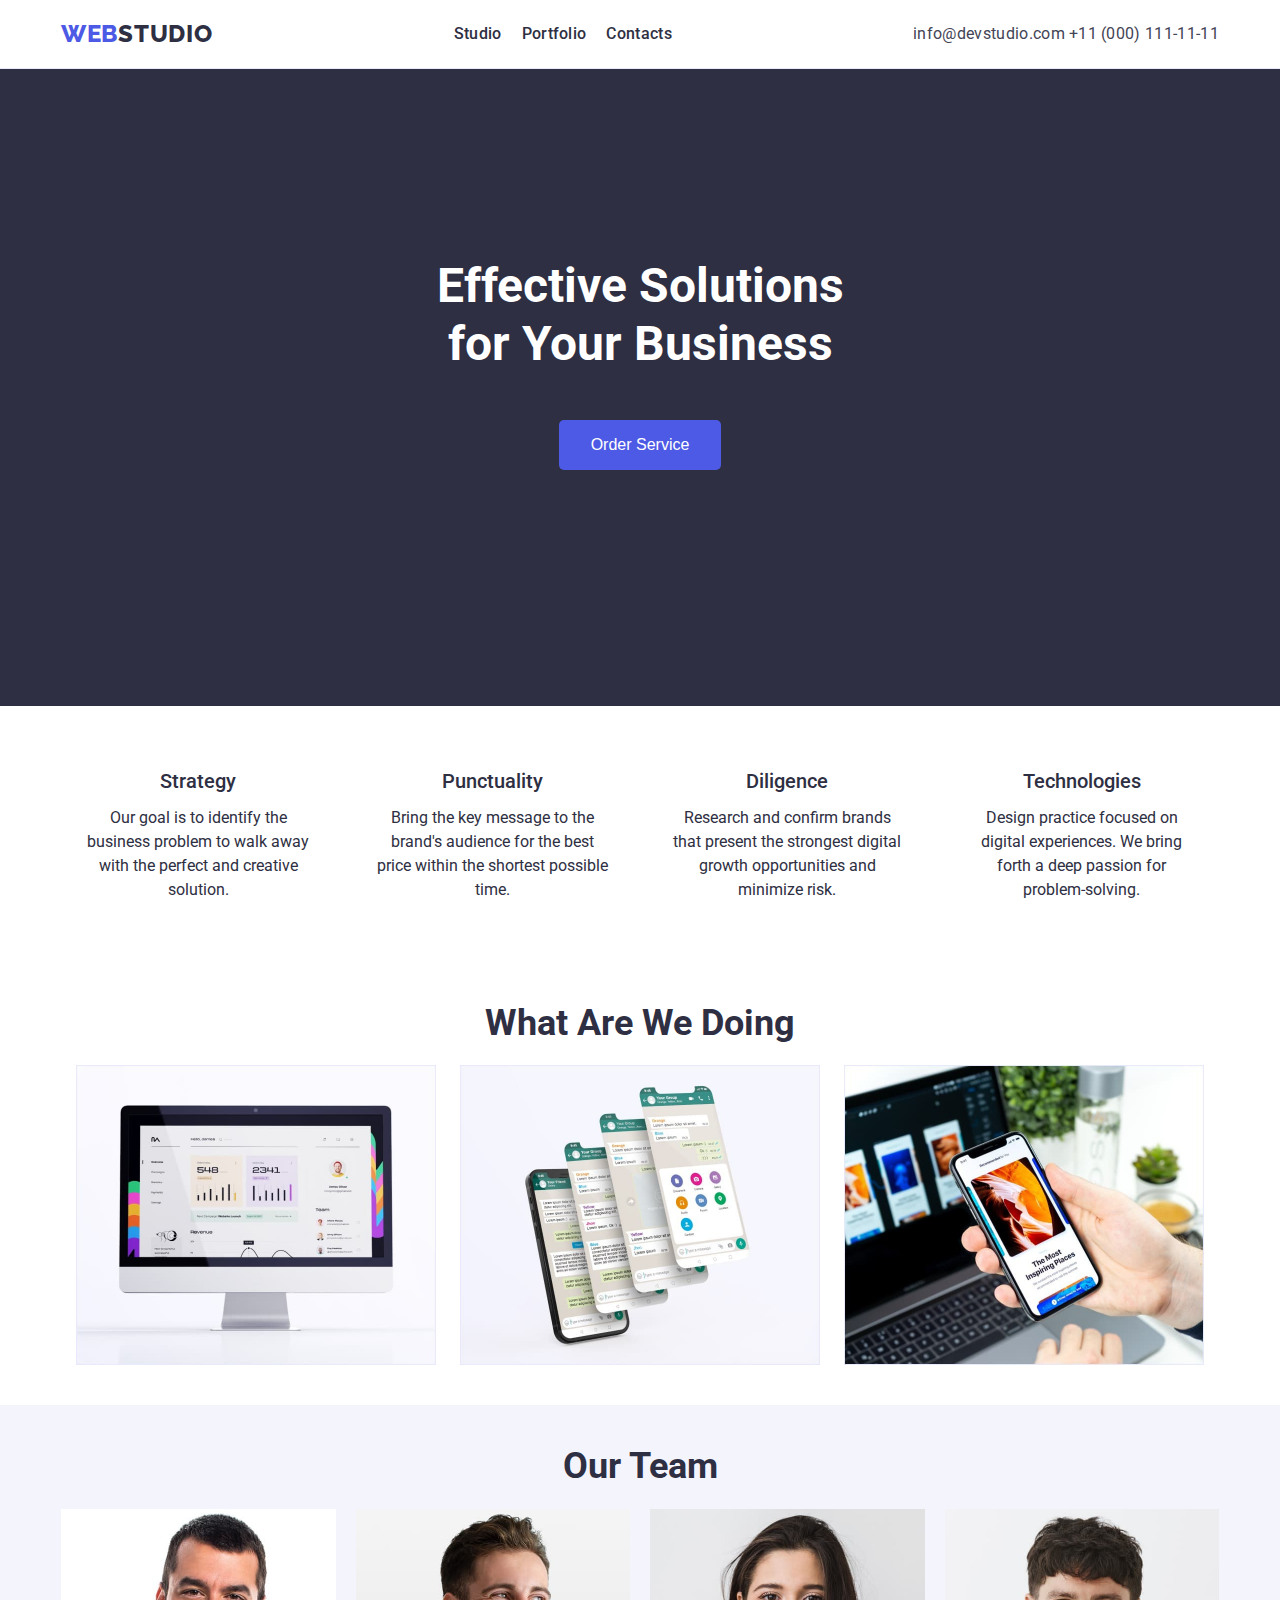
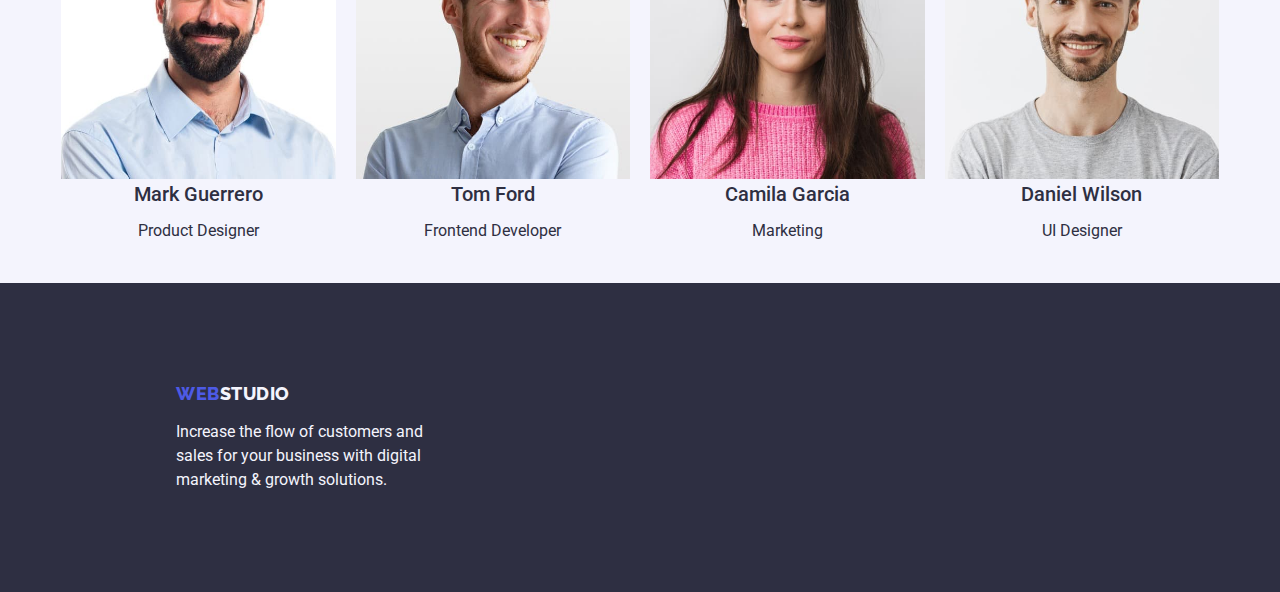
<file: index.html>
<!doctype html>
<html lang="en">

<head>
  <meta charset="utf-8" />
  <meta name="description" content="Effective Solutions for Your Business" />

  <link rel="preconnect" href="https://fonts.googleapis.com">
  <link rel="preconnect" href="https://fonts.gstatic.com" crossorigin>
  <link
    href="https://fonts.googleapis.com/css2?family=Roboto:ital,wght@0,100;0,300;0,400;0,500;0,700;0,900;1,100;1,300;1,400;1,500;1,700;1,900&display=swap"
    rel="stylesheet">

  <link rel="preconnect" href="https://fonts.googleapis.com">
  <link rel="preconnect" href="https://fonts.gstatic.com" crossorigin>
  <link
    href="https://fonts.googleapis.com/css2?family=Raleway:ital,wght@0,100..900;1,100..900&family=Roboto:ital,wght@0,100;0,300;0,400;0,500;0,700;0,900;1,100;1,300;1,400;1,500;1,700;1,900&display=swap"
    rel="stylesheet">

  <link rel="stylesheet" href="https://cdnjs.cloudflare.com/ajax/libs/modern-normalize/2.0.0/modern-normalize.min.css"
    integrity="sha512-4xo8blKMVCiXpTaLzQSLSw3KFOVPWhm/TRtuPVc4WG6kUgjH6J03IBuG7JZPkcWMxJ5huwaBpOpnwYElP/m6wg=="
    crossorigin="anonymous" referrerpolicy="no-referrer" />

  <link rel="stylesheet" href="style.css" />
  <title>WEB STUDIO - Main page</title>
</head>

<body>
  <header class="page-header">
    <div class="container header-content">
      <a href="index.html" class="logo link">
        <span class="logo-blue">WEB</span><span class="logo-black">STUDIO</span>
      </a>
      <nav>
        <ul class="page-nav">
          <li><a href="index.html" class="link">Studio</a></li>
          <li><a href="portfolio.html" class="link">Portfolio</a></li>
          <li><a href="#contacts" class="link">Contacts</a></li>
        </ul>
      </nav>
      <div class="contact-info">
        <a class="info-nav link" href="mailto:info@devstudio.com">info@devstudio.com</a>
        <a class="info-nav link" href="tel:+110001111111">+11 (000) 111-11-11</a>
      </div>
    </div>
  </header>

  <main>
    <div class="hero-section">
      <div class="container">
        <div class="content">
          <h1 class="t56">Effective Solutions<br>for Your Business</h1>
          <button class="order-button">Order Service</button>
        </div>
      </div>
    </div>

    <div class="features-section">
      <div class="container">
        <h2 class="visually-hidden">Our Features</h2>
        <ul class="feature-list">
          <li class="feature-item">
            <h3 class="t20">Strategy</h3>
            <p class="t16">
              Our goal is to identify the business problem to walk away with the
              perfect and creative solution.
            </p>
          </li>
          <li class="feature-item">
            <h3 class="t20">Punctuality</h3>
            <p class="t16">
              Bring the key message to the brand's audience for the best
              price within the shortest possible time.
            </p>
          </li>
          <li class="feature-item">
            <h3 class="t20">Diligence</h3>
            <p class="t16">
              Research and confirm brands that
              present the strongest digital growth opportunities and minimize
              risk.
            </p>
          </li>
          <li class="feature-item">
            <h3 class="t20">Technologies</h3>
            <p class="t16">
              Design practice focused on
              digital experiences. We bring forth a deep passion for
              problem-solving.
            </p>
          </li>
        </ul>
      </div>
    </div>

    <section>
      <div class="container what-are-we-doing">
        <h2 class="t36">What Are We Doing</h2>
        <ul class="project-list">
          <li class="project-item">
            <img src="images/1_Monitor.jpg" alt="Project 1" />
          </li>
          <li class="project-item">
            <img src="images/2_Handy.jpg" alt="Project 2" />
          </li>
          <li class="project-item">
            <img src="images/3_Aplication.jpg" alt="Project 3" />
          </li>
        </ul>
      </div>
    </section>
    <section class="section our-team">
      <div class="container">
        <h2 class="t36">Our Team</h2>
        <ul class="team-list">
          <li class="team-item">
            <img src="images/1_team.jpg" alt="Mark Guerrero" />
            <h3 class="t20">Mark Guerrero</h3>
            <p class="t16">Product Designer</p>
          </li>
          <li class="team-item">
            <img src="images/2_team.jpg" alt="Tom Ford" />
            <h3 class="t20">Tom Ford</h3>
            <p class="t16">Frontend Developer</p>
          </li>
          <li class="team-item">
            <img src="images/3_team.jpg" alt="Camila Garcia" />
            <h3 class="t20">Camila Garcia</h3>
            <p class="t16">Marketing</p>
          </li>
          <li class="team-item">
            <img src="images/4_team.jpg" alt="Daniel Wilson" />
            <h3 class="t20">Daniel Wilson</h3>
            <p class="t16">UI Designer</p>
          </li>
        </ul>
      </div>
    </section>

  </main>

  <footer class="footer-background">
    <div class="container footer-content">
      <a href="index.html" class="logo link">
        <span class="logo-blue">WEB</span><span class="logo-black cloud-color">STUDIO</span>
      </a>
      <p class="footer-text t16 cloud-color">
        Increase the flow of customers and sales for your business with digital marketing & growth solutions.
      </p>
    </div>
  </footer>
  
</body>

</html>
</file>
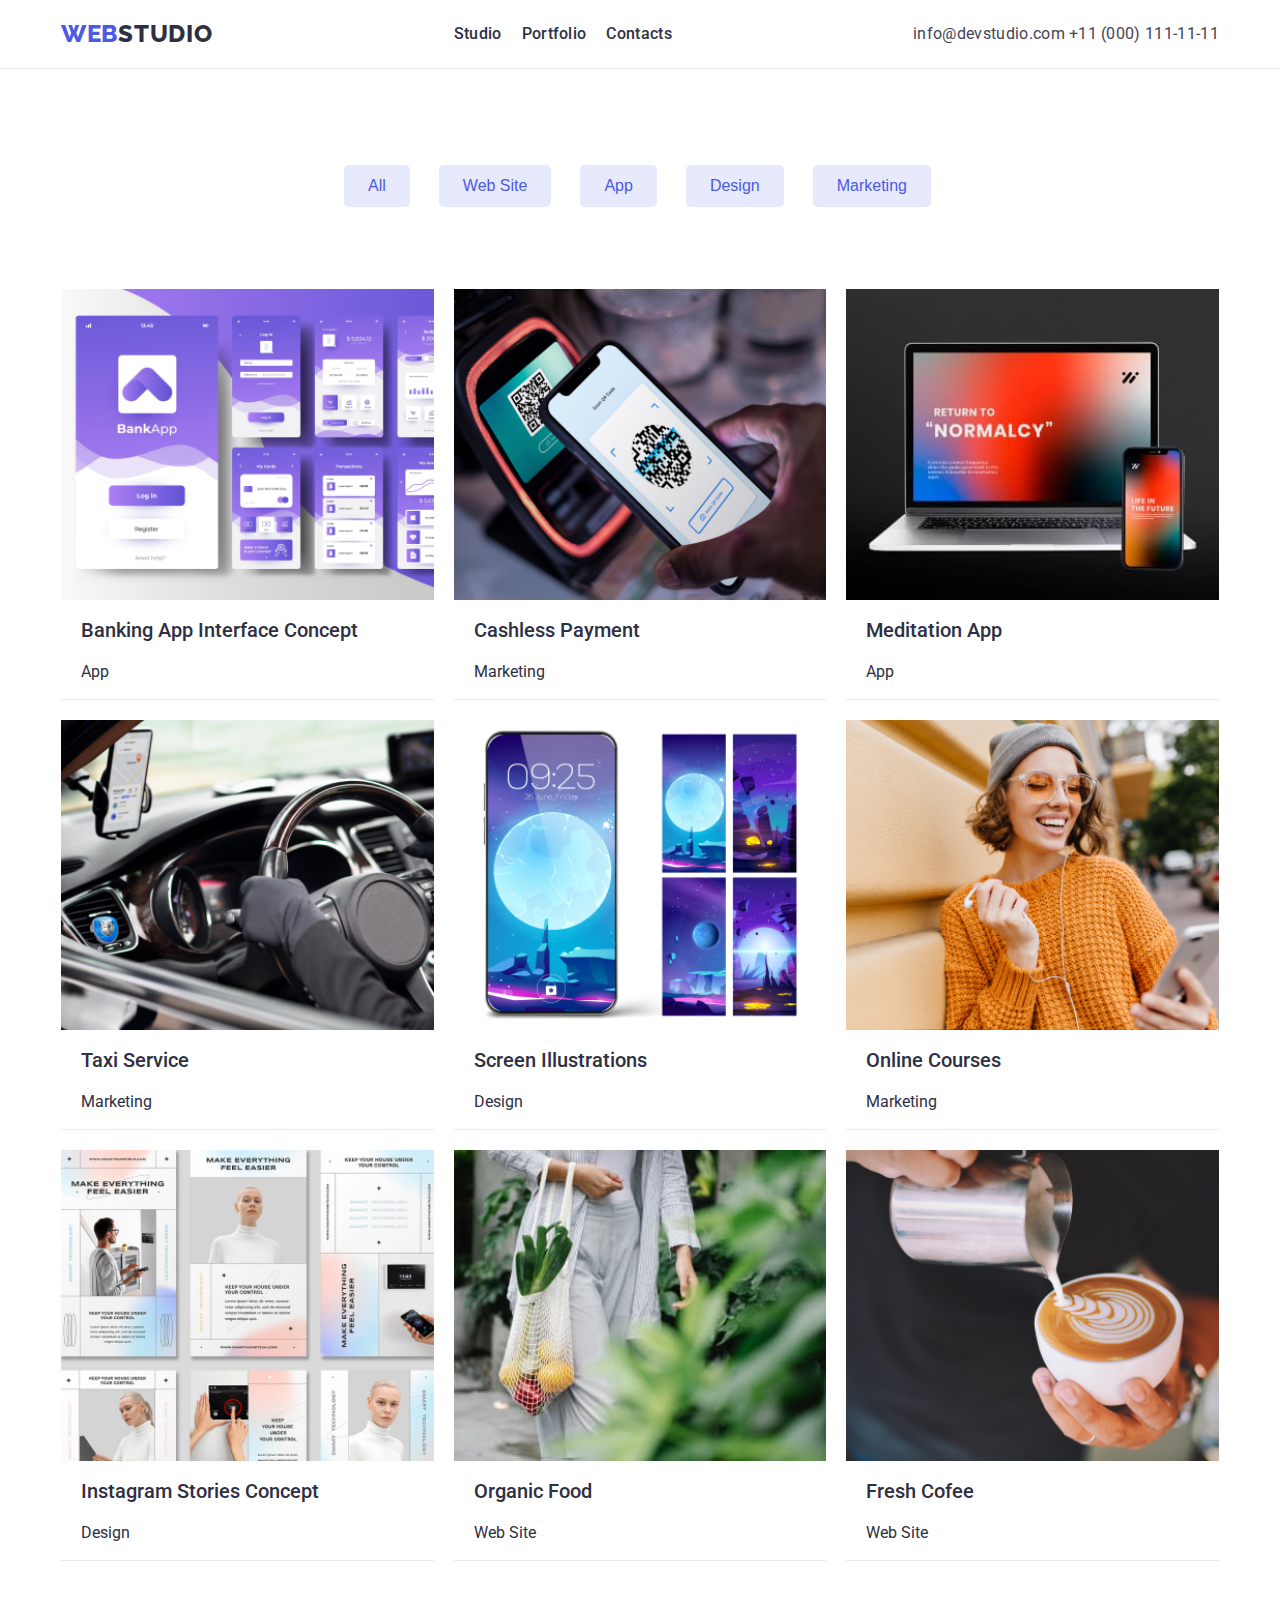
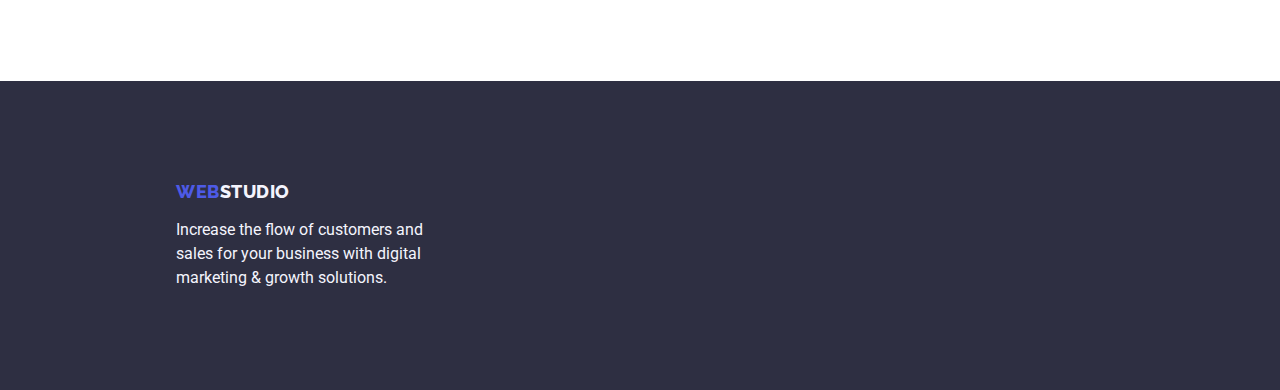
<file: portfolio.html>
<!doctype html>
<html lang="en">

<head>
    <meta charset="utf-8" />
    <meta name="viewport" content="width=device-width, initial-scale=1.0" />
    <meta name="description" content="Effective Solutions for Your Business" />
    <link rel="preconnect" href="https://fonts.googleapis.com" />
    <link rel="preconnect" href="https://fonts.gstatic.com" crossorigin />
    <link
        href="https://fonts.googleapis.com/css2?family=Raleway:wght@800&family=Roboto:wght@400;500;700;900&display=swap"
        rel="stylesheet" />
    <link rel="stylesheet" href="style.css" />
    <title>WEB STUDIO - Portfolio</title>
</head>

<body>
    <header class="page-header">
        <div class="container header-content">
            <a href="index.html" class="logo link">
                <span class="logo-blue">WEB</span><span class="logo-black">STUDIO</span>
            </a>
            <nav>
                <ul class="page-nav">
                    <li><a href="index.html" class="link">Studio</a></li>
                    <li><a href="portfolio.html" class="link">Portfolio</a></li>
                    <li><a href="#contacts" class="link">Contacts</a></li>
                </ul>
            </nav>
            <div class="contact-info">
                <a class="info-nav link" href="mailto:info@devstudio.com">info@devstudio.com</a>
                <a class="info-nav link" href="tel:+110001111111">+11 (000) 111-11-11</a>
            </div>
        </div>
    </header>
    <main>
        
        <section class="container portfolio-section">
            <h2 class="visually-hidden">Portfolio Section</h2>
            <ul class="portfolio">
                <li><button type="button" class="portfolio-button">All</button></li>
                <li><button type="button" class="portfolio-button">Web Site</button></li>
                <li><button type="button" class="portfolio-button">App</button></li>
                <li><button type="button" class="portfolio-button">Design</button></li>
                <li><button type="button" class="portfolio-button">Marketing</button></li>
            </ul>
            <ul class="portfolio-grid">
                <li class="portfolio-item">
                    <img src="images/1_portfolio.jpg" alt="Banking App Interface Concept" width="300" />
                    <h3 class="t20">Banking App Interface Concept</h3>
                    <p class="t16">App</p>
                </li>
                <li class="portfolio-item">
                    <img src="images/2_portfolio.jpg" alt="Cashless Payment" width="300" />
                    <h3 class="t20">Cashless Payment</h3>
                    <p class="t16">Marketing</p>
                </li>
                <li class="portfolio-item">
                    <img src="images/3_portfolio.jpg" alt="Meditation App" width="300" />
                    <h3 class="t20">Meditation App</h3>
                    <p class="t16">App</p>
                </li>
                <li class="portfolio-item">
                    <img src="images/4_portfolio.jpg" alt="Taxi Service" width="300" />
                    <h3 class="t20">Taxi Service</h3>
                    <p class="t16">Marketing</p>
                </li>
                <li class="portfolio-item">
                    <img src="images/5_portfolio.jpg" alt="Screen Illustrations" width="300" />
                    <h3 class="t20">Screen Illustrations</h3>
                    <p class="t16">Design</p>
                </li>
                <li class="portfolio-item">
                    <img src="images/6_portfolio.jpg" alt="Online Courses" width="300" />
                    <h3 class="t20">Online Courses</h3>
                    <p class="t16">Marketing</p>
                </li>
                <li class="portfolio-item">
                    <img src="images/7_portfolio.jpg" alt="Instagram Stories Concept" width="300" />
                    <h3 class="t20">Instagram Stories Concept</h3>
                    <p class="t16">Design</p>
                </li>
                <li class="portfolio-item">
                    <img src="images/8_portfolio.jpg" alt="Organic Food" width="300" />
                    <h3 class="t20">Organic Food</h3>
                    <p class="t16">Web Site</p>
                </li>
                <li class="portfolio-item">
                    <img src="images/9_portfolio.jpg" alt="Fresh Cofee" width="300" />
                    <h3 class="t20">Fresh Cofee</h3>
                    <p class="t16">Web Site</p>
                </li>
            </ul>
        </section>
    </main>
    <footer class="footer-background">
        <div class="container footer-content">
            <a href="index.html" class="logo link">
                <span class="logo-blue">WEB</span><span class="logo-black cloud-color">STUDIO</span>
            </a>
            <p class="footer-text t16 cloud-color">
                Increase the flow of customers and sales for your business with digital marketing & growth solutions.
            </p>
        </div>
    </footer>
</body>

</html>
</file>
<file: style.css>
h1,
h2,
h3,
h4,
h5,
h6,
p {
    margin: 0;
}

ul,
ol {
    margin: 0;
    padding-left: 0;
    list-style: none;
}

img {
    display: block;
    max-width: 100%;
}

body {
    font-family: "Roboto", sans-serif;
    color: #2E2F42;
    margin: 0;
}

.container {
    max-width: 1158px;
    padding-left: 20px;
    padding-right: 20px;
    margin-left: auto;
    margin-right: auto;
}

.visually-hidden {
    position: absolute;
    width: 1px;
    height: 1px;
    margin: -1px;
    border: 0;
    padding: 0;
    white-space: nowrap;
    clip-path: inset(100%);
    clip: rect(0 0 0 0);
    overflow: hidden;
}

.header-content {
    display: flex;
    justify-content: space-between;
    align-items: center;
    padding: 20px 0;
}

.page-header {
    border-bottom: 1px solid #E7E9FC;
}

.page-nav {
    display: flex;
    gap: 20px;
}

.logo {
    font-family: Raleway;
    font-size: 24px;
    font-weight: 800;
    line-height: 1.167;
    letter-spacing: 0.03em;
}

.logo-blue {
    color: #4D5AE5;
}

.logo-black {
    color: #2E2F42;
}

.link {
    text-decoration: none;
}

.page-nav .link {
    font-size: 16px;
    font-weight: 500;
    line-height: 1.5;
    letter-spacing: 0.02em;
    color: #2E2F42;
}

.info-nav {
    font-size: 16px;
    font-weight: 400;
    line-height: 1.5;
    letter-spacing: 0.02em;
    color: #434455;
}

.hero-section {
    background-color: #2E2F42;
    color: #FFFFFF;
    text-align: center;
    padding: 188px;
}

.hero-section .t56 {
    font-size: 48px;
    font-weight: 700;
    line-height: 1.2;
}

.order-button {
    background-color: #4D5AE5;
    color: #FFFFFF;
    padding: 16px 32px;
    font-size: 16px;
    font-weight: 500;
    border: none;
    cursor: pointer;
    border-radius: 5px;
    transition: background-color 0.3s ease;
    margin: 48px;
}

.order-button:hover,
.order-button:focus {
    background-color: #404BBF;
}

.features-section {
    background-color: #FFFFFF;
    padding: 40px 0;
    text-align: center;
}

.feature-list {
    display: flex;
    justify-content: space-between;
    flex-wrap: wrap;
    gap: 20px;
}

.feature-item {
    flex: 1 1 calc(25% - 20px);
    padding: 20px;
    box-sizing: border-box;
}

.feature-item h3 {
    margin-bottom: 10px;
}

.section {
    padding: 40px 0;
    text-align: center;
}

.our-team {
    background-color: #F4F4FD;
    text-align: center;
}

.what-are-we-doing {
    text-align: center;
}

.team-list {
    display: flex;
    justify-content: space-between;
    flex-wrap: wrap;
    gap: 24px;
}

.team-item {
    flex: 1 1 calc(25% - 24px);
    text-align: center;
    box-sizing: border-box;
}

.footer-background {
    background-color: #2E2F42;
    color: #FFFFFF;
    padding: 100px 0;
    text-align: left;
}

.footer-background .logo {
    font-size: 18px;
}

.footer-content {
    display: flex;
    flex-direction: column;
    align-items: flex-start;
    max-width: 264px;
    margin-left: 156px;
}

.footer-text {
    margin-top: 16px;
    line-height: 1.5;
    
}

.t36 {
    font-size: 36px;
    font-weight: 700;
    line-height: 1.2;
    margin-bottom: 20px;
}

.t20 {
    font-size: 20px;
    font-weight: 500;
    line-height: 1.5;
    margin-bottom: 10px;
}

.t16 {
    font-size: 16px;
    line-height: 1.5;
}

.cloud-color {
    color: #F4F4FD;
}

.page-nav .link:hover,
.page-nav .link:focus,
.info-nav:hover,
.info-nav:focus {
    color: #404BBF;
}

.portfolio-button {
    background-color: #E7E9FC;
    color: #4D5AE5;
    cursor: pointer;
    border: none;
    padding: 12px 24px;
    font-size: 16px;
    font-weight: 500;
    border-radius: 5px;
    margin: 0 5px 10px 0;
    transition: background-color 0.3s ease;
}

.portfolio-button:hover,
.portfolio-button:focus {
    background-color: #404BBF;
    color: #FFFFFF;
}

.portfolio-section {
    margin-bottom: 120px;
}

.portfolio-grid {
    display: grid;
    grid-template-columns: repeat(auto-fill, minmax(300px, 1fr));
    gap: 20px;
    padding: 0;
    margin: 20px 0;
}

.portfolio-item {
    box-sizing: border-box;
    background-color: #FFFFFF;
    border-bottom: 1px solid #E7E9FC;   
}

.portfolio-item img {
    width: 100%;
    height: auto;
    display: block;
}

.portfolio-item h3 {
    padding: 15px 20px 5px;
}

.portfolio-item p {
    padding: 0 20px 15px;
}

.portfolio {
    display: flex;
    justify-content: center;
    gap: 24px;
    list-style-type: none;
    padding: 0;
    margin-bottom: 72px;
    margin-top: 96px;
}

.team-list {
    display: flex;
    justify-content: space-between;
    flex-wrap: wrap;
    gap: 20px;
    list-style-type: none;
    padding: 0;
}

.team-item {
    flex: 1 1 calc(25% - 20px);
    text-align: center;
    box-sizing: border-box;
}

.team-item img {
    width: 100%;
    height: auto;
}

.our-team {
    background-color: #F4F4FD;
    text-align: center;
}

.what-are-we-doing {
    text-align: center;
    padding: 40px 0;
}

.project-list {
    display: flex;
    justify-content: center;
    gap: 24px;
    list-style-type: none;
    padding: 0;
    margin: 0;
}

.project-item {
    flex: 1 1 calc(33.33% - 24px);
    box-sizing: border-box;
    max-width: 360px;
}
</file>
